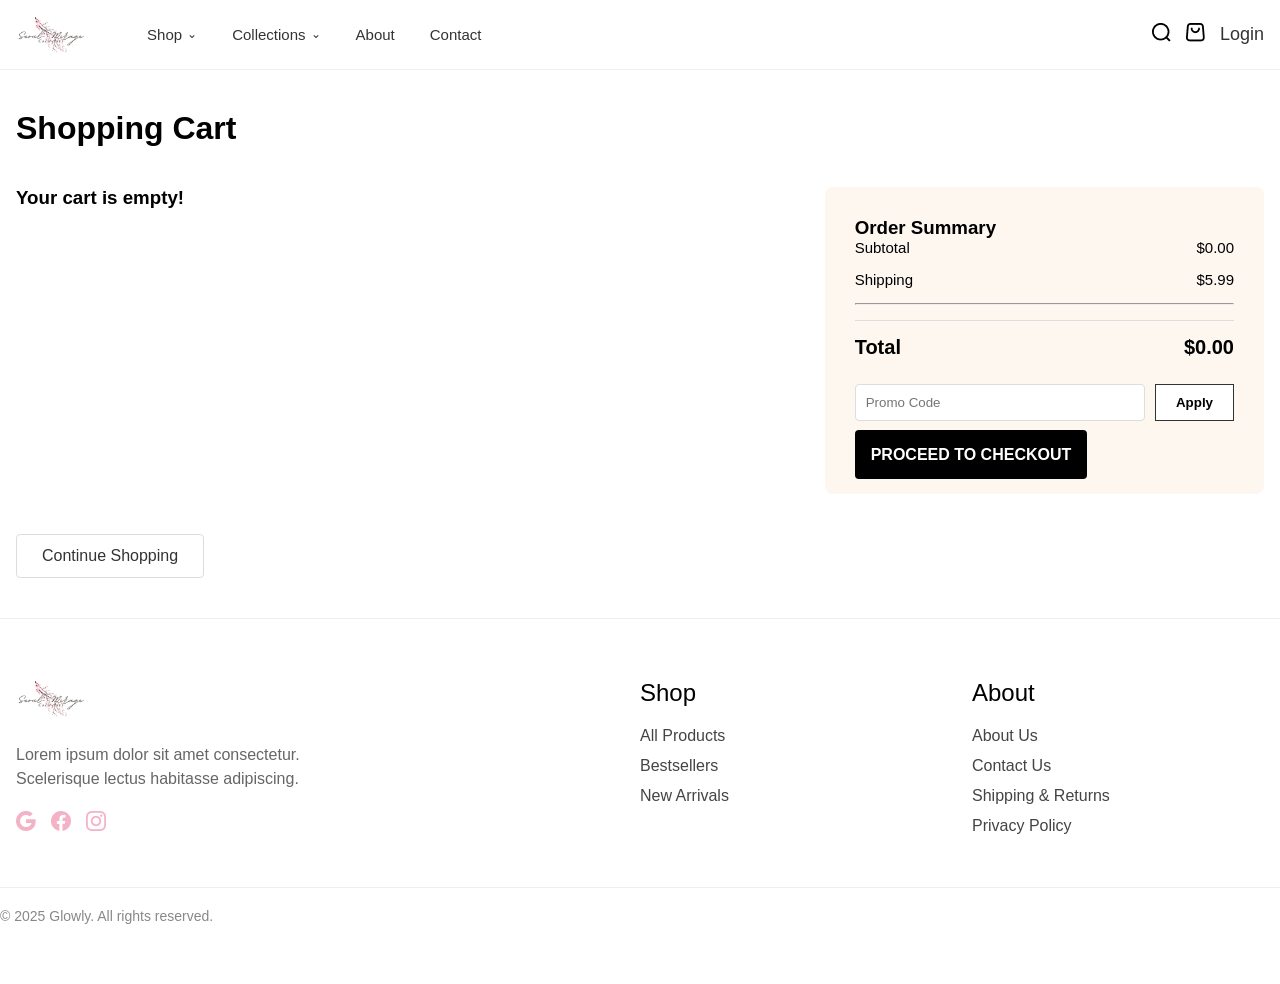
<file: cart.html>
<!doctype html>
<html lang="en">
  <head>
    <meta charset="UTF-8" />
    <meta name="viewport" content="width=device-width, initial-scale=1.0" />
    <title>card</title>
    <link
      rel="stylesheet"
      href="https://cdnjs.cloudflare.com/ajax/libs/font-awesome/6.4.2/css/all.min.css"
    />
    <link rel="stylesheet" href="./css/style.css" />
    <link rel="stylesheet" href="./css/card.css" />
  </head>
  <body>
    <!-- nav section.  -->
    <div id="navbar-placeholder"></div>
    <div class="sub-container">
      <h1 class="cart-title">Shopping Cart</h1>

      <div class="cart-wrapper">
        <div class="cart-items-container" id="cart-items-list"></div>

        <div class="order-summary">
          <h3>Order Summary</h3>
          <div class="summary-row">
            <span>Subtotal</span>
            <span id="subtotal-amount">$0.00</span>
          </div>
          <div class="summary-row">
            <span>Shipping</span>
            <span>$5.99</span>
          </div>
          <hr />
          <div class="summary-row total-row">
            <span>Total</span>
            <span id="total-price">$0.00</span>
          </div>

          <div class="promo-section">
            <input type="text" placeholder="Promo Code" class="promo-input" />
            <button class="apply-btn">Apply</button>
          </div>

          <a href="/checkout.html" class="checkout-btn">Proceed to Checkout</a>
        </div>
      </div>

      <a href="shop.html" class="continue-shopping">Continue Shopping</a>
    </div>

    <div id="footer-placeholder"></div>

    <script src="./js/config.js"></script>
    <script src="./js/app.js"></script>
    <script src="./js/loadLayout.js"></script>
    <script src="./js/auth.js"></script>
    <script src="./js/card.js"></script>
  </body>
</html>
</file>
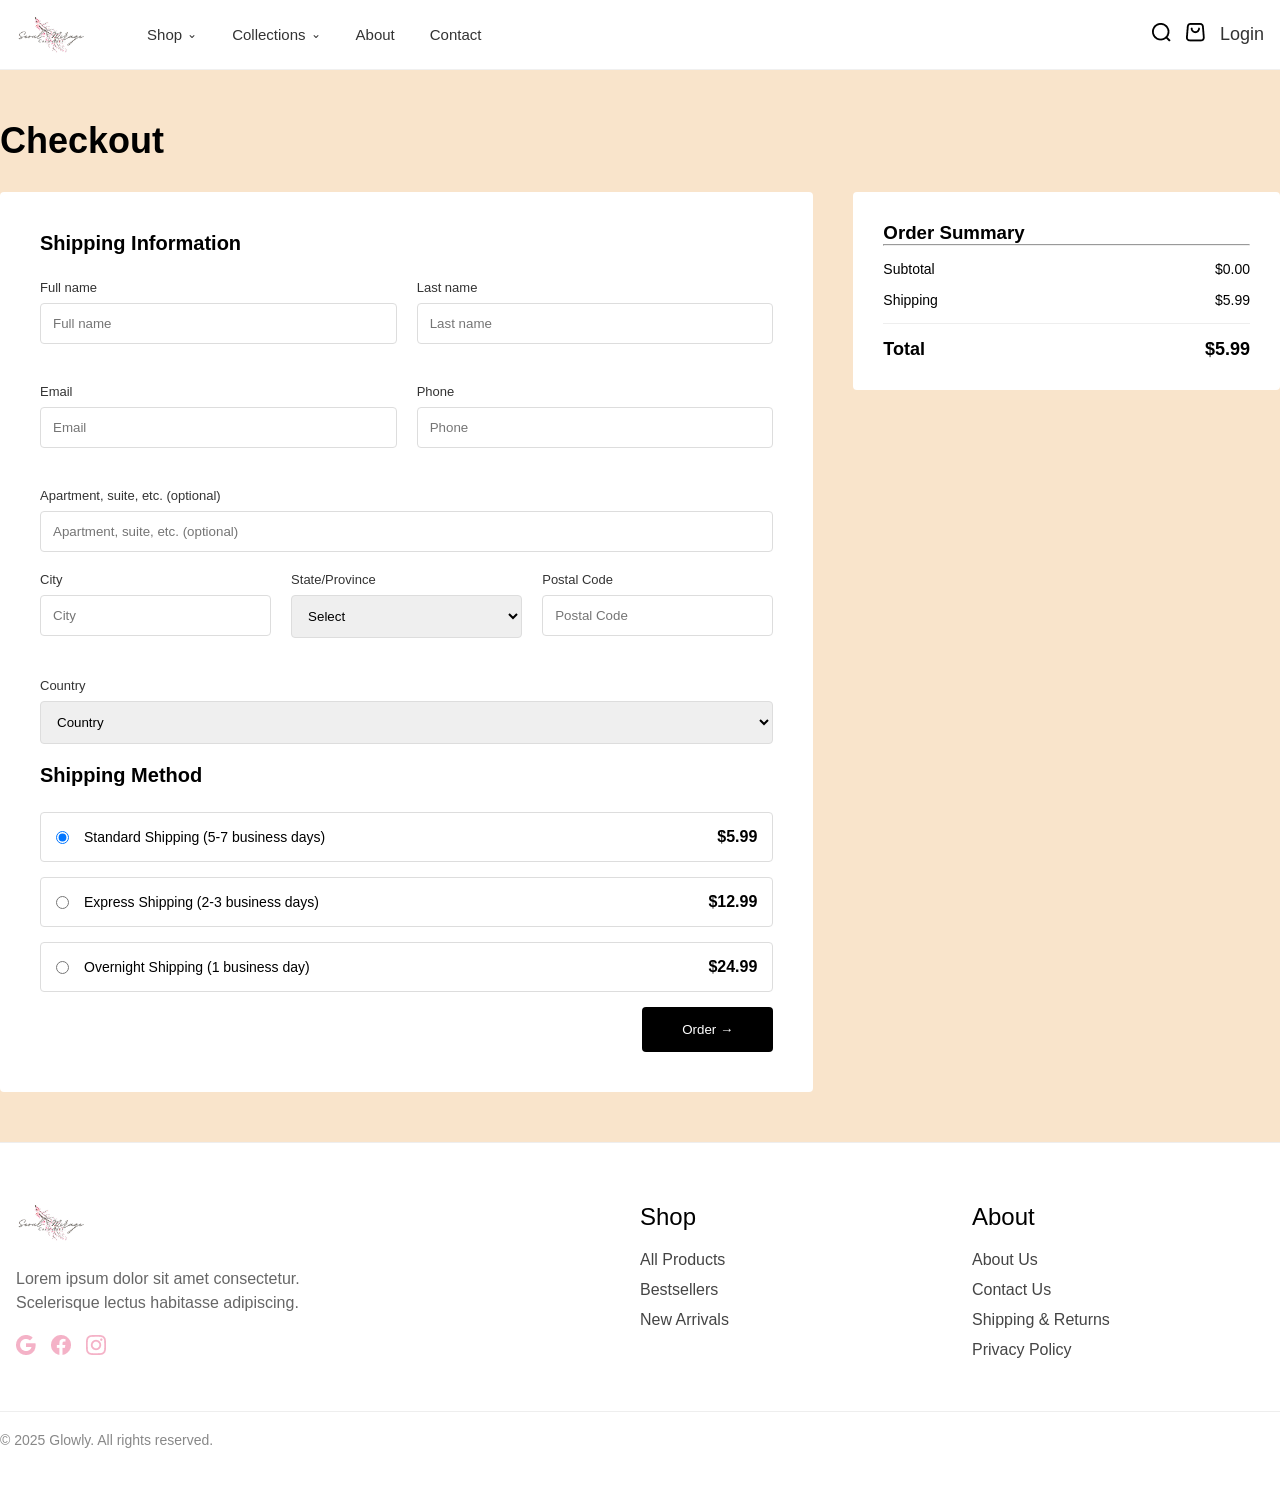
<file: checkout.html>
<!doctype html>
<html lang="en">
  <head>
    <meta charset="UTF-8" />
    <meta name="viewport" content="width=device-width, initial-scale=1.0" />
    <title>checkout</title>
    <link rel="stylesheet" href="./css/style.css" />
    <link rel="stylesheet" href="./css/checkout.css">
  </head>
  <body>
    <!-- nav section.  -->
    <div id="navbar-placeholder"></div>
    <div class="checkout-container sub-container">
      <h1 class="page-title">Checkout</h1>

      <div class="checkout-wrapper">
        <div class="shipping-section">
          <h3>Shipping Information</h3>
          <form id="checkout-form">
            <div class="form-row">
              <div class="form-group">
                <label>Full name</label>
                <input type="text" placeholder="Full name" required />
              </div>
              <div class="form-group">
                <label>Last name</label>
                <input type="text" placeholder="Last name" required />
              </div>
            </div>

            <div class="form-row">
              <div class="form-group">
                <label>Email</label>
                <input type="email" placeholder="Email" required />
              </div>
              <div class="form-group">
                <label>Phone</label>
                <input type="tel" placeholder="Phone" required />
              </div>
            </div>

            <div class="form-group">
              <label>Apartment, suite, etc. (optional)</label>
              <input
                type="text"
                placeholder="Apartment, suite, etc. (optional)"
              />
            </div>

            <div class="form-row city-row">
              <div class="form-group">
                <label>City</label>
                <input type="text" placeholder="City" required />
              </div>
              <div class="form-group">
                <label>State/Province</label>
                <select required>
                  <option value="">Select</option>
                  <option value="dhaka">Dhaka</option>
                </select>
              </div>
              <div class="form-group">
                <label>Postal Code</label>
                <input type="text" placeholder="Postal Code" required />
              </div>
            </div>

            <div class="form-group">
              <label>Country</label>
              <select required>
                <option value="bd">Country</option>
              </select>
            </div>

            <div class="shipping-method-section">
              <h3>Shipping Method</h3>
              <label class="method-card">
                <input type="radio" name="shipping" value="5.99" checked />
                <span class="method-info"
                  >Standard Shipping (5-7 business days)</span
                >
                <span class="method-price">$5.99</span>
              </label>
              <label class="method-card">
                <input type="radio" name="shipping" value="12.99" />
                <span class="method-info"
                  >Express Shipping (2-3 business days)</span
                >
                <span class="method-price">$12.99</span>
              </label>
              <label class="method-card">
                <input type="radio" name="shipping" value="24.99" />
                <span class="method-info"
                  >Overnight Shipping (1 business day)</span
                >
                <span class="method-price">$24.99</span>
              </label>
            </div>

            <div class="form-actions">
              <button type="submit" class="payment-btn">Order &rarr;</button>
            </div>
          </form>
        </div>

        <div class="checkout-summary">
          <h3>Order Summary</h3>
          <div id="checkout-items-list"></div>
          <hr />
          <div class="summary-totals">
            <div class="summary-line">
              <span>Subtotal</span>
              <span id="summary-subtotal">$0.00</span>
            </div>
            <div class="summary-line">
              <span>Shipping</span>
              <span id="summary-shipping">$5.99</span>
            </div>
            <div class="summary-line total-line">
              <span>Total</span>
              <span id="summary-total">$0.00</span>
            </div>
          </div>
        </div>
      </div>
    </div>
    <div id="footer-placeholder"></div>

    <script src="./js/config.js"></script>
    <script src="./js/app.js"></script>
    <script src="./js/loadLayout.js"></script>
    <script src="./js/auth.js"></script>
    <script src="./js/checkout.js"></script>
  </body>
</html>
</file>
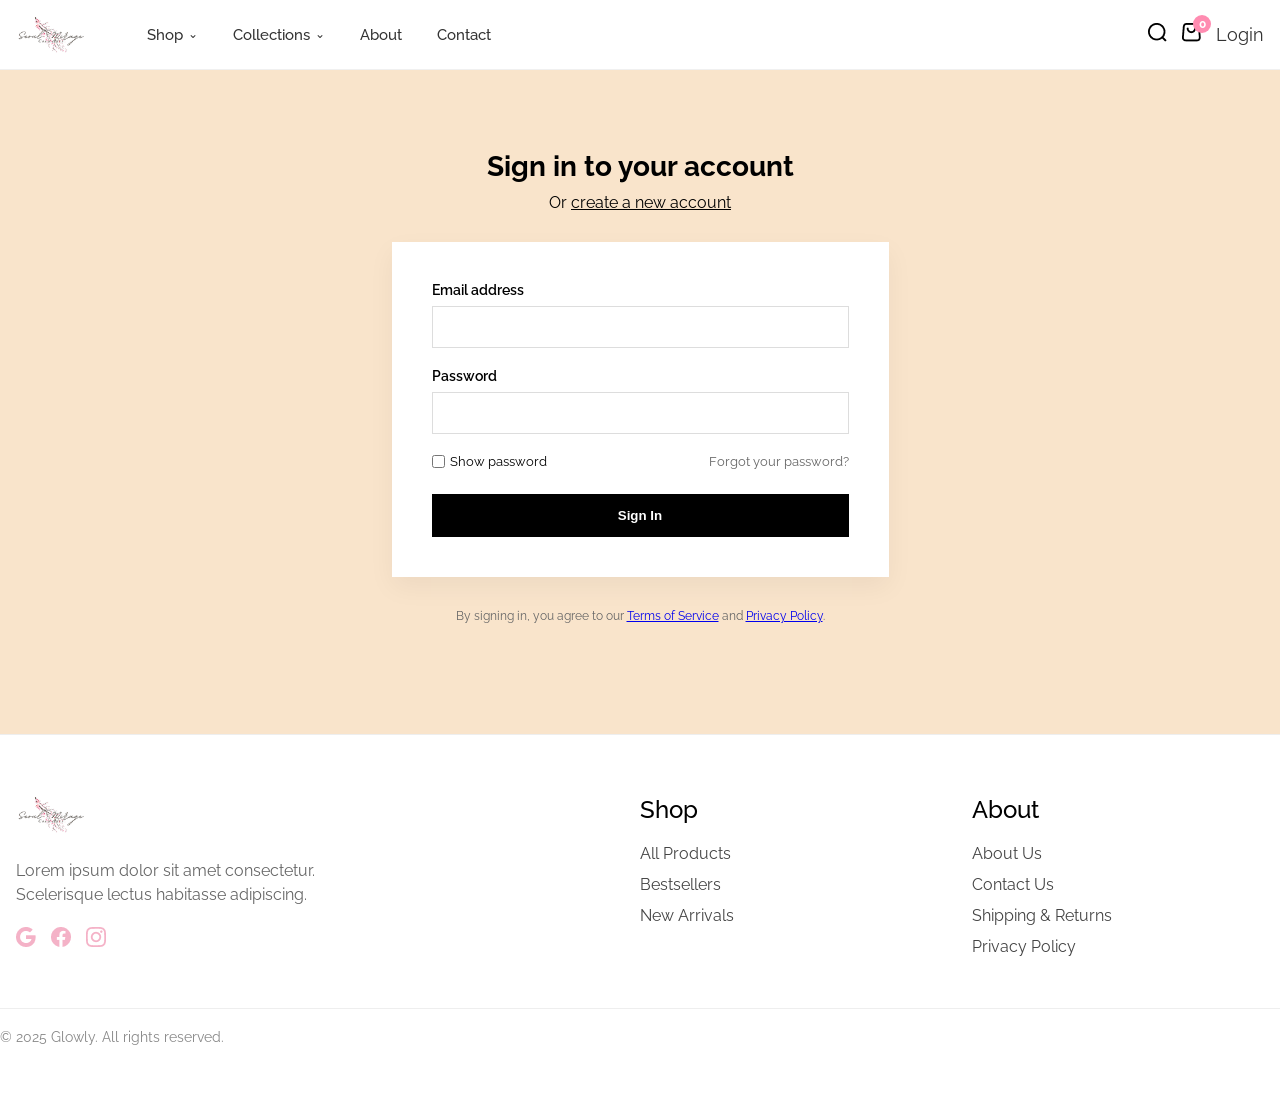
<file: dashboard.html>
<!doctype html>
<html lang="en">
  <head>
    <meta charset="UTF-8" />
    <meta name="viewport" content="width=device-width, initial-scale=1.0" />
    <title>Seoul Mirage - Admin Dashboard</title>
    <link
      href="https://fonts.googleapis.com/css2?family=Raleway:wght@300;400;600;700&display=swap"
      rel="stylesheet"
    />
    <link rel="stylesheet" href="./css/dashboard.css" />
  </head>
  <body>
    <!-- ================= Sidebar ================= -->
    <div class="sidebar">
      <div class="sidebar-header">
        <a id="glowly" href="/">Glowly</a>
      </div>
      <ul class="nav-list">
        <li>
          <div class="nav-item active" onclick="loadView('overview', this)">
            Overview
          </div>
        </li>
        <li>
          <div class="nav-item" onclick="loadView('add-category', this)">
            Add Category
          </div>
        </li>
        <li>
          <div class="nav-item" onclick="loadView('add-product', this)">
            Add Product
          </div>
        </li>
        <!-- <li>
          <div class="nav-item" onclick="loadView('all-products', this)">
            All Products
          </div>
        </li> -->
        <li>
          <div class="nav-item" onclick="loadView('all-orders', this)">
            All Orders
          </div>
        </li>
      </ul>
    </div>

    <!-- ================= Main Content ================= -->
    <div class="main-content">
      <div id="dashboard-view" class="view-container"></div>
    </div>

    <script src="./js/dashboard.js"></script>
  </body>
</html>
</file>
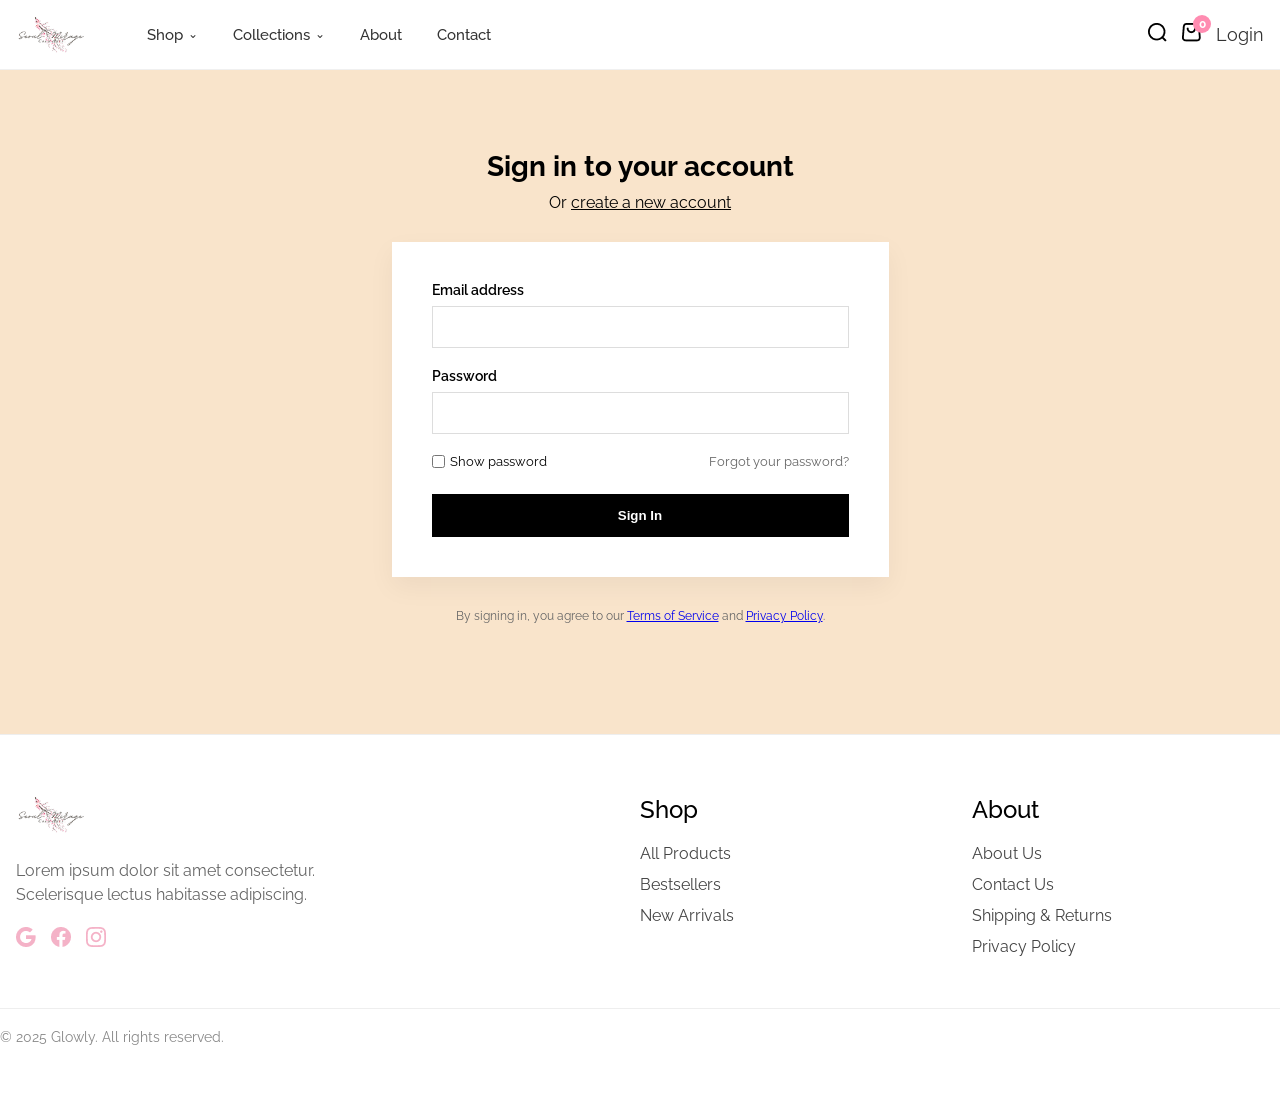
<file: login.html>
<!doctype html>
<html lang="en">
  <head>
    <meta charset="UTF-8" />
    <meta name="viewport" content="width=device-width, initial-scale=1.0" />
    <link rel="preconnect" href="https://fonts.googleapis.com" />
    <link rel="preconnect" href="https://fonts.gstatic.com" crossorigin />
    <link
      href="https://fonts.googleapis.com/css2?family=Raleway:ital,wght@0,100..900;1,100..900&display=swap"
      rel="stylesheet"
    />
    <title>Sign In - Seoul Mirage</title>
    <link rel="stylesheet" href="./css/style.css" />
    <link rel="stylesheet" href="./css/login.css" />
  </head>
  <body>
    <!-- nav section.  -->
    <div id="navbar-placeholder"></div>
    <section class="auth-section">
      <div class="auth-header">
        <h1>Sign in to your account</h1>
        <p>Or <a href="/register.html">create a new account</a></p>
      </div>

      <div class="auth-card">
        <form id="login-form">
          <div class="form-group">
            <label for="email">Email address</label>
            <input type="email" id="email" required />
          </div>

          <div class="form-group">
            <label for="password">Password</label>
            <input type="password" id="password" required />
          </div>

          <div class="form-options">
            <div class="checkbox-group">
              <input type="checkbox" id="show-password" />
              <label for="show-password">Show password</label>
            </div>
            <a href="#" class="forgot-pass">Forgot your password?</a>
          </div>

          <button type="submit" class="sign-in-btn">Sign In</button>
        </form>
      </div>

      <div class="auth-footer">
        By signing in, you agree to our <a href="#">Terms of Service</a> and
        <a href="#">Privacy Policy</a>.
      </div>
    </section>

    <div id="footer-placeholder"></div>

    <!-- <script>
      document
        .getElementById("login-form")
        .addEventListener("submit", async function (e) {
          e.preventDefault();

          const email = document.getElementById("email").value.trim();
          const password = document.getElementById("password").value;

          try {
            const response = await fetch(
              "https://glowly-server.vercel.app/api/auth/login",
              {
                method: "POST",
                credentials: "include",
                headers: {
                  "Content-Type": "application/json",
                },
                body: JSON.stringify({ email, password }),
              },
            );

            const data = await response.json();

            if (!response.ok) {
              alert(data.message || "Login failed!");
              return;
            }

            if (data.success) {
              console.log(data.data)
              setAuthState(data.data);

              alert("Login successful!");

              setTimeout(() => {
                window.location.href = "index.html";
              }, 200);
            }
          } catch (error) {
            console.error("Login error:", error);
            alert("Something went wrong!");
          }
        });

      // Show password toggle
      document
        .getElementById("show-password")
        .addEventListener("change", function () {
          const passInput = document.getElementById("password");
          passInput.type = this.checked ? "text" : "password";
        });
    </script> -->

    <script>
      document
        .getElementById("login-form")
        .addEventListener("submit", async function (e) {
          e.preventDefault();

          const email = document.getElementById("email").value.trim();
          const password = document.getElementById("password").value;

          try {
            const response = await fetch(
              `https://glowly-server.vercel.app/api/auth/login`,
              {
                method: "POST",
                credentials: "include",
                headers: {
                  "Content-Type": "application/json",
                },
                body: JSON.stringify({ email, password }),
              },
            );

            const data = await response.json();

            if (!response.ok) {
              alert(data.message || "Login failed!");
              return;
            }

            if (data.success) {
              const user = data.data;

              // localStorage এ save
              localStorage.setItem("user", JSON.stringify(user));

              //  global state update (auth.js থাকলে)
              if (typeof setAuthState === "function") {
                setAuthState(user);
              }

              // ===========================
              //  ROLE BASED REDIRECT
              // ===========================
              if (user.role === "admin") {
                window.location.href = "dashboard.html";
              } else {
                window.location.href = "index.html";
              }
            }
          } catch (error) {
            console.error("Login error:", error);
            alert("Something went wrong!");
          }
        });
    </script>

    <script src="./js/config.js"></script>
    <script src="./js/loadLayout.js"></script>
    <script src="./js/auth.js"></script>
  </body>
</html>
</file>
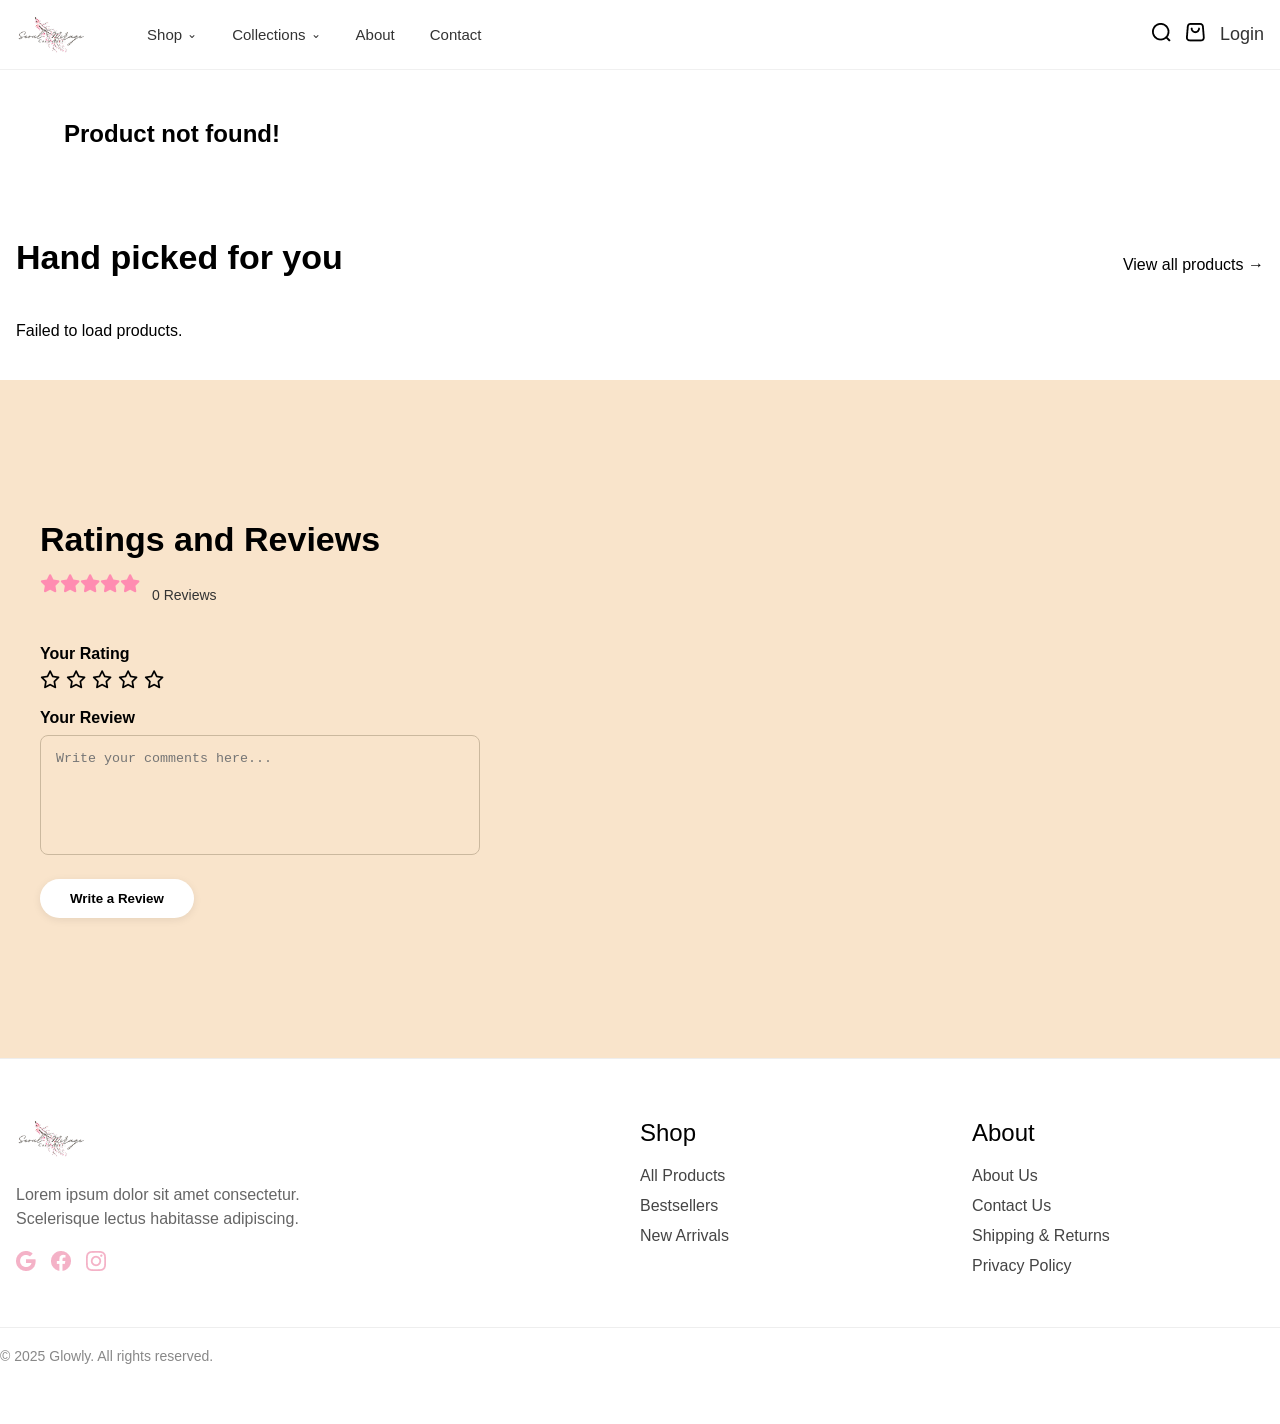
<file: product-details.html>
<!doctype html>
<html lang="en">
  <head>
    <meta charset="UTF-8" />
    <meta name="viewport" content="width=device-width, initial-scale=1.0" />
    <title>Product Details - Seoul Mirage</title>
    <link
      rel="stylesheet"
      href="https://cdnjs.cloudflare.com/ajax/libs/font-awesome/6.5.1/css/all.min.css"
    />
    <link rel="stylesheet" href="css/style.css" />
    <link rel="stylesheet" href="css/details.css" />
  </head>
  <body>
    <!-- nav section.  -->
    <div id="navbar-placeholder"></div>
    <div class="container">
      <div class="product-details-wrapper" id="product-details">
        <p>Loading product details...</p>
      </div>
    </div>

    <!-- related products  -->
    <section class="global-container">
      <div class="sub-container">
        <div class="section-header">
          <h2 class="section-title">Hand picked for you</h2>
          <a href="shop.html" class="view-all"
            >View all products <span>&rarr;</span></a
          >
        </div>

        <div id="related-products" class="product-grid"></div>
      </div>
    </section>

    <!-- review html  -->
    <section class="reviews-section sub-container">
      <div class="reviews-wrapper">
        <div class="review-form-container">
          <h2 class="section-title">Ratings and Reviews</h2>
          <div class="overall-rating">
            <div class="stars" id="avg-stars">
              <i class="fa-solid fa-star"></i><i class="fa-solid fa-star"></i
              ><i class="fa-solid fa-star"></i><i class="fa-solid fa-star"></i
              ><i class="fa-solid fa-star"></i>
            </div>
            <span class="review-count">0 Reviews</span>
          </div>

          <form id="review-submit-form">
            <label>Your Rating</label>
            <div class="star-rating" id="star-input">
              <i class="fa-regular fa-star" data-value="1"></i>
              <i class="fa-regular fa-star" data-value="2"></i>
              <i class="fa-regular fa-star" data-value="3"></i>
              <i class="fa-regular fa-star" data-value="4"></i>
              <i class="fa-regular fa-star" data-value="5"></i>
            </div>
            <label>Your Review</label>
            <textarea
              id="review-comment"
              placeholder="Write your comments here..."
              required
            ></textarea>
            <button type="submit" class="write-review-btn">
              Write a Review
            </button>
          </form>
        </div>

        <div class="reviews-list" id="reviews-display-list"></div>
      </div>
    </section>

    <div id="footer-placeholder"></div>
    <script src="./js/config.js"></script>
    <script src="./js/auth.js"></script>
    <script src="./js/loadLayout.js"></script>
    <script src="./js/app.js"></script>
    <script src="./js/details.js"></script>
  </body>
</html>
</file>
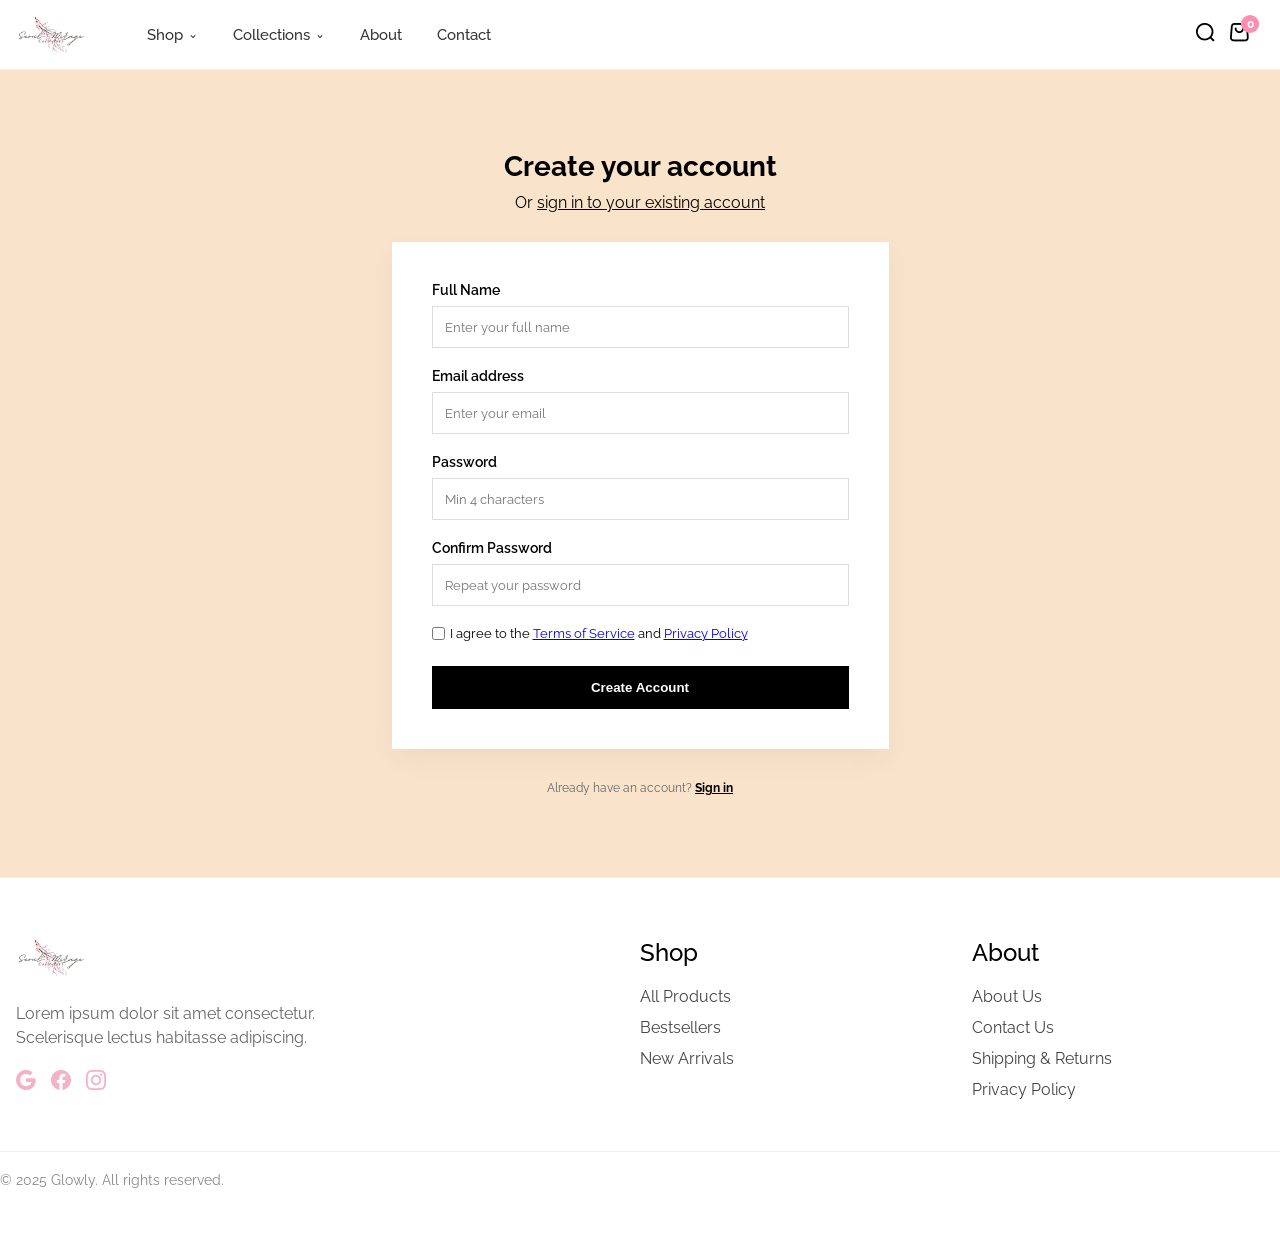
<file: register.html>
<!doctype html>
<html lang="en">
  <head>
    <meta charset="UTF-8" />
    <meta name="viewport" content="width=device-width, initial-scale=1.0" />
    <link rel="preconnect" href="https://fonts.googleapis.com" />
    <link rel="preconnect" href="https://fonts.gstatic.com" crossorigin />
    <link
      href="https://fonts.googleapis.com/css2?family=Raleway:wght@100..900&display=swap"
      rel="stylesheet"
    />
    <title>Create Account - Seoul Mirage</title>
    <link rel="stylesheet" href="./css/style.css" />
    <link rel="stylesheet" href="./css//login.css" />
  </head>
  <body>
    <div id="navbar-placeholder"></div>

    <section class="auth-section">
      <div class="auth-header">
        <h1>Create your account</h1>
        <p>Or <a href="login.html">sign in to your existing account</a></p>
      </div>

      <div class="auth-card">
        <form id="register-form">
          <div class="form-group">
            <label for="fullname">Full Name</label>
            <input
              type="text"
              id="fullname"
              placeholder="Enter your full name"
              required
            />
          </div>

          <div class="form-group">
            <label for="email">Email address</label>
            <input
              type="email"
              id="email"
              placeholder="Enter your email"
              required
            />
          </div>

          <div class="form-group">
            <label for="password">Password</label>
            <input
              type="password"
              id="password"
              placeholder="Min 4 characters"
              required
            />
          </div>

          <div class="form-group">
            <label for="confirm-password">Confirm Password</label>
            <input
              type="password"
              id="confirm-password"
              placeholder="Repeat your password"
              required
            />
          </div>

          <div class="form-options">
            <div class="checkbox-group">
              <input type="checkbox" id="terms" required />
              <label for="terms"
                >I agree to the <a href="#">Terms of Service</a> and
                <a href="#">Privacy Policy</a></label
              >
            </div>
          </div>

          <button type="submit" class="sign-in-btn">Create Account</button>
        </form>
      </div>

      <div class="auth-footer">
        Already have an account?
        <a href="login.html" style="font-weight: 700; color: #000">Sign in</a>
      </div>
    </section>

    <div id="footer-placeholder"></div>

    <script src="./js/config.js"></script>
    <script src="./js/loadLayout.js"></script>
    <script>
      document
        .getElementById("register-form")
        .addEventListener("submit", async function (e) {
          e.preventDefault();

          const name = document.getElementById("fullname").value.trim();
          const email = document.getElementById("email").value.trim();
          const password = document.getElementById("password").value;
          const confirmPassword =
            document.getElementById("confirm-password").value;

          if (password !== confirmPassword) {
            alert("Passwords do not match!");
            return;
          }

          if (password.length < 4) {
            alert("Password must be at least 4 characters!");
            return;
          }

          try {
            const response = await fetch(
              `https://glowly-server.vercel.app/api/auth/register`,
              {
                method: "POST",
                credentials: "include",
                headers: {
                  "Content-Type": "application/json", // এই লাইনটি অবশ্যই লাগবে
                },
                body: JSON.stringify({
                  name,
                  email,
                  password,
                }),
              },
            );

            const data = await response.json();

            if (!response.ok) {
              alert(data.message || "Registration failed");
              return;
            }

            alert("Registration successful!");
            window.location.href = "index.html"; // অথবা তোমার হোম পেজের নাম
          } catch (error) {
            console.error("Register error:", error);
            alert("Something went wrong! Check Console.");
          }
        });
    </script>
  </body>
</html>
</file>
<file: css/style.css>
:root {
  --primary-color: #000000;
  --secondary-color: #ffffff;
  --text-muted: #555555;
  --font-main: "Raleway", sans-serif;
  --font-secondary: "Inter", sans-serif;
  --section-padding: 80px;
}

* {
  margin: 0;
  padding: 0;
  box-sizing: border-box;
}

body {
  font-family: var(--font-secondary);
  color: var(--primary-color);
}

/* (Typography) */

/* Section Title Style */
.section-title {
  font-family: var(--font-main);
  font-size: 24px;
  font-weight: 500;
  color: var(--primary-color);
  margin-bottom: 20px;
}

/* Meaningful name for description text: Content Text */
.content-text {
  font-size: 18px;
  font-weight: 500;
  line-height: 1.6;
  color: var(--text-muted);
}

/* (Buttons) */

/* Global Button - Solid White */
.btn-global {
  display: inline-block;
  padding: 16px 32px;
  font-size: 16px;
  font-weight: 500;
  line-height: 1.2;
  background-color: var(--secondary-color);
  color: var(--primary-color);
  border: none;
  border-radius: 100px;
  cursor: pointer;
  text-decoration: none;
  transition: 0.3s;
}

/* Global Button - Transparent  */
.btn-outline {
  display: inline-block;
  padding: 16px 32px;
  font-size: 16px;
  font-weight: 500;
  line-height: 1.2;
  background-color: transparent;
  color: var(--secondary-color);
  border: 1px solid var(--secondary-color);
  border-radius: 100px;
  cursor: pointer;
  text-decoration: none;
  transition: 0.3s;
}

.btn-global:hover,
.btn-outline:hover {
  opacity: 0.8;
}

/* =============================(Product Card)====================== */

.product-card {
  width: 312px;
  height: auto;
  display: flex;
  flex-direction: column;
  gap: 12px;
}

.product-card .card-image {
  width: 312px;
  height: 312px;
  object-fit: cover;
}

.card-content {
  display: flex;
  flex-direction: column;
  gap: 6px;
}

/* Category */
.card-category {
  font-size: 16px;
  line-height: 1.2;
  color: var(--text-muted);
}

/* Title */
.card-title {
  font-weight: 600;
  font-size: 20px;
  line-height: 1.2;
  color: var(--primary-color);
}

/* Price */
.card-price {
  font-weight: 700;
  font-size: 40px;
  line-height: 1.2;
  color: var(--primary-color);
}
/* 
/* Rating Star */
.rating-container {
  display: flex;
  align-items: center;
  gap: 4px;
  font-size: 14px;
  font-weight: 500;
  color: #ffb800;
}

/* container section  */

.global-container {
  width: 100%;
  padding-top: 40px;
  padding-bottom: 40px;
}

.sub-container {
  width: 100%;
  margin-left: auto;
  margin-right: auto;
  padding-left: 16px;
  padding-right: 16px;
}

/* (Tablets - 640px and up) */
@media (min-width: 640px) {
  .sub-container {
    max-width: 600px;
  }
}

/* (Laptops - 1024px and up) */
@media (min-width: 1024px) {
  .sub-container {
    max-width: 960px;
  }
}

/* (Extra Large - 1280px and up) */

@media (min-width: 1280px) {
  .sub-container {
    max-width: 1400px;
  }
}

/*======================== navber style ============================ */
.nav-container {
  width: 100%;
  margin: auto;
}
.navbar {
  width: 100%;
  height: 70px;
  background-color: #ffffff;
  display: flex;
  align-items: center;
  border-bottom: 1px solid #f0f0f0;
  position: sticky;
  top: 0;
  z-index: 1000;
}

.nav-wrapper {
  display: flex;
  justify-content: space-between;
  align-items: center;
}

.nav-left {
  display: flex;
  align-items: center;
  gap: 60px;
}

.logo img {
  height: 40px;
  display: block;
}

.nav-links {
  display: flex;
  list-style: none;
  gap: 35px;
}

.nav-links li a {
  text-decoration: none;
  font-family: "Raleway", sans-serif;
  font-size: 15px;
  font-weight: 500;
  color: #333333;
  display: flex;
  align-items: center;
  gap: 5px;
  transition: 0.3s;
}

.nav-links li a:hover {
  color: #000000;
}

.arrow {
  font-size: 12px;
  margin-top: -2px;
}

/* icon */
.nav-right {
  display: flex;
  align-items: center;
  gap: 15px;
}

.nav-right a {
  text-decoration: none;
  color: #333333;
  font-size: 18px;
  transition: 0.3s;
}

.nav-right a:hover {
  color: #000000;
}

@media (max-width: 992px) {
  .nav-links {
    display: none;
  }
}

/*======================== hero style ============================ */

.hero-section {
  width: 100%;
 
  height: 997px;
  background-image: url("../asssts/hero.png");
  background-size: cover;
  background-position: center;
  background-repeat: no-repeat;
  position: relative;
  margin: 0 auto;
}

.hero-overlay {
  width: 100%;
  height: 100%;
  background: rgba(0, 0, 0, 0.3);
  display: flex;
  align-items: center;
}

.container {
  width: 90%;
  max-width: 1200px;
  margin: 0 auto;
}

.hero-content {
  max-width: 800px;
}

.hero-title {
  font-family: var(--font-main);
  font-size: 60px;
  font-weight: 700;
  color: var(--secondary-color);
  line-height: 1.1;
  margin-bottom: 24px;
}

.hero-description {
  font-size: 24px;
  font-weight: 600;
  color: var(--secondary-color);
  line-height: 1.4;
  margin-bottom: 40px;
  max-width: 600px;
}

.hero-btns {
  display: flex;
  gap: 20px;
}

/* --- Responsive Media Queries --- */

/*  (Max 1024px) */
@media (max-width: 1024px) {
  .hero-section {
    height: 700px;
  }
  .hero-title {
    font-size: 48px;
  }
  .hero-description {
    font-size: 20px;
  }
}

/* (Max 768px) */
@media (max-width: 768px) {
  .hero-section {
    height: 100vh;
    background-position: 70%;
  }

  .hero-content {
    text-align: center;
    margin: 0 auto;
  }

  .hero-title {
    font-size: 36px;
    margin-bottom: 16px;
  }

  .hero-description {
    font-size: 18px;
    margin-bottom: 30px;
    max-width: 100%;
  }

  .hero-btns {
    justify-content: center;
    flex-direction: column;
    gap: 12px;
  }
}

/*========================  topsalling product ============================ */

.section-header {
  display: flex;
  justify-content: space-between;
  align-items: center;
  margin-bottom: 30px;
}

.view-all {
  text-decoration: none;
  font-family: var(--font-main);
  color: var(--primary-color);
  font-size: 16px;
  font-weight: 500;
}

.product-grid {
  display: grid;

  grid-template-columns: repeat(4, 1fr);
  gap: 24px;
}

.image-wrapper {
  position: relative;
  overflow: hidden;
}

.add-to-cart-btn {
  position: absolute;
  bottom: 20px;
  left: 50%;
  transform: translateX(-50%) translateY(100px);
  background: var(--secondary-color);
  color: var(--primary-color);
  padding: 10px 20px;
  border: none;
  border-radius: 4px;
  font-weight: 600;
  display: flex;
  align-items: center;
  gap: 8px;
  cursor: pointer;
  transition: 0.4s ease;
  white-space: nowrap;
}

.product-card:hover .add-to-cart-btn {
  transform: translateX(-50%) translateY(0);
}

@media (max-width: 1280px) {
  .product-grid {
    grid-template-columns: repeat(3, 1fr);
  }
}

@media (max-width: 1024px) {
  .product-grid {
    grid-template-columns: repeat(2, 1fr);
  }
}

@media (max-width: 640px) {
  .product-grid {
    grid-template-columns: 1fr;
    justify-items: center;
  }
  .product-card {
    width: 100%;
  }
  .product-card .card-image {
    width: 100%;
  }
}

/*===================== category card ======================== */

/* Category Section Background */
.category-section {
  background-color: #f8f5f5;
  padding: 60px 0;
}

.category-grid {
  display: grid;
  /* Automatically wraps items when they hit 280px minimum width */
  grid-template-columns: repeat(auto-fit, minmax(280px, 1fr));
  gap: 24px;
  margin-top: 30px;
}

/* Card Container - Border Radius Removed */
.category-card {
  position: relative;
  aspect-ratio: 1 / 1.1;
  border-radius: 0; /* No rounding on corners */
  overflow: hidden;
  cursor: pointer;
  box-shadow: 0 4px 12px rgba(0, 0, 0, 0.05);
}

/* Image Styling - Border Radius Removed */
.category-card img {
  width: 100%;
  height: 100%;
  border-radius: 0; /* Ensures image corners are sharp */
  object-fit: cover;
  transition: transform 0.6s cubic-bezier(0.25, 0.46, 0.45, 0.94);
}

.category-card:hover img {
  transform: scale(1.08);
}

/* Dark Overlay */
.category-overlay {
  position: absolute;
  top: 0;
  left: 0;
  width: 100%;
  height: 100%;
  background: linear-gradient(
    to bottom,
    rgba(0, 0, 0, 0.1),
    rgba(0, 0, 0, 0.4)
  );
  display: flex;
  align-items: center;
  justify-content: center;
}

/* Category Title Style */
.category-name {
  color: #ffffff;
  font-weight: 600;
  font-size: 24px;
  letter-spacing: 0.5px;
  text-transform: capitalize;
}

/* Mobile Adjustments */
@media (max-width: 600px) {
  .category-grid {
    grid-template-columns: repeat(auto-fit, minmax(160px, 1fr));
    gap: 12px;
  }
  .category-name {
    font-size: 18px;
  }
}

/*===================== philosophy section ======================== */

.philosophy-section {
  background-color: #f9e4cb;
}

.philosophy-grid {
  display: grid;
  grid-template-columns: 1fr 1fr;

  align-items: stretch;
  gap: 0;
}

/* Left Content Column */
.philosophy-content {
  display: flex;
  flex-direction: column;

  justify-content: center;
  padding: 60px;
  background-color: #f9e4cb;
}

.philosophy-text {
  font-size: 18px;
  line-height: 1.6;
  color: #4a4a4a;
  margin-bottom: 20px;
  max-width: 550px;
}

/* About Us Button */
.about-btn {
  display: inline-block;
  width: fit-content;
  padding: 12px 40px;
  background-color: #ffffff;
  color: #000000;
  text-decoration: none;
  font-weight: 500;
  border-radius: 50px;
  transition: 0.3s;
}

/* Right Image Column */
.philosophy-image {
  width: 100%;
}

.philosophy-image img {
  width: 100%;

  height: 100%;
  display: block;
  object-fit: cover;
  border-radius: 0;
}

@media (max-width: 1024px) {
  .philosophy-grid {
    grid-template-columns: 1fr;
  }
  .philosophy-content {
    padding: 40px 20px;
    text-align: center;
    align-items: center;
  }
  .philosophy-image img {
    height: 400px;
  }
}

/*===================== footer section ======================== */

/* Newsletter Section */
.newsletter-section {
  text-align: center;
  padding: 80px 0;
  background-color: #ffffff;
}

.newsletter-title {
  font-size: 32px;
  font-weight: 600;
  margin-bottom: 15px;
}

.newsletter-desc {
  color: #666;
  margin-bottom: 30px;
  max-width: 600px;
  margin-left: auto;
  margin-right: auto;
}

.newsletter-form {
  display: flex;
  justify-content: center;
  gap: 15px;
  max-width: 500px;
  margin: 0 auto;
}

.newsletter-input {
  flex: 1;
  padding: 12px 20px;
  border: 1px solid #ddd;
  border-radius: 50px;
  outline: none;
}

.subscribe-btn {
  padding: 12px 35px;
  background-color: #f092b0;
  color: white;
  border: none;
  border-radius: 50px;
  cursor: pointer;
  font-weight: 500;
}

/* Footer Section */
.main-footer {
  background-color: #ffffff;
  border-top: 1px solid #eee;
  padding-top: 60px;
}

.footer-grid {
  display: grid;
  grid-template-columns: 2fr 1fr 1fr;
  gap: 40px;
  padding-bottom: 40px;
}

.footer-logo {
  height: 40px;
  margin-bottom: 20px;
}

.brand-text {
  color: #666;
  max-width: 300px;
  line-height: 1.5;
  margin-bottom: 20px;
}

.social-links {
  display: flex;
  gap: 15px;
}

.social-links img {
  width: 20px;
  height: 20px;
  opacity: 0.7;
}

.footer-links h3 {
  font-size: 24px;
  margin-bottom: 20px;
  font-weight: 500;
}

.footer-links ul {
  list-style: none;
  padding: 0;
}

.footer-links ul li {
  margin-bottom: 12px;
}

.footer-links ul li a {
  text-decoration: none;
  color: #444;
  transition: 0.3s;
}

.footer-links ul li a:hover {
  color: #d3a2b0;
}

/* Copyright Bar */
.copyright-bar {
  border-top: 1px solid #eee;
  padding: 20px 0;
  color: #888;
  font-size: 14px;
}

/* Responsive */
@media (max-width: 768px) {
  .footer-grid {
    grid-template-columns: 1fr;
    text-align: center;
  }
  .copyright-bar{
    padding-left: 10px;
   
  }
  .footer-brand,
  .social-links,
  .newsletter-form {
    justify-content: center;
    align-items: center;
    margin: 0 auto;
  }
  .brand-text {
    margin-left: auto;
    margin-right: auto;
  }
  .newsletter-form {
    flex-direction: column;
  }
}

/* ======================================================================================================================  */


.testimonial-section {
  padding: 80px 0;
  text-align: center;
}


.header-content {
  margin-bottom: 50px;
}

.count-text {
  color: #a87e65; 
  font-size: 14px;
  font-weight: 500;
  margin-bottom: 10px;
}

.main-title {
  color: #a87e65; 
  font-size: 32px;
  font-weight: 600;
}


.testimonial-cards {
  display: flex;
  justify-content: center;
  align-items: flex-start;
  gap: 30px; 
  flex-wrap: wrap; 
}


.card {
  flex: 1; 
  min-width: 250px; 
  border-radius: 12px;
  overflow: hidden; 

  display: flex;
  flex-direction: column;
}


.card-active {
  border: 3px solid #6c34e0; 
}

.card-image img,
.card-active img {
  width: 100%;
  height: 100%;
  object-fit: cover; 
}


.card-text {
  background-color: #fff;
  padding: 25px;
  text-align: left; 
  align-self: flex-start;
}

.stars {
  color: #ff8cb1; 
  font-size: 18px;
  margin-bottom: 20px;
}

.quote {
  color: #666; 
  font-size: 14px;
  line-height: 1.6;
  margin-bottom: 25px;
}

.name {
  color: #333; 
  font-size: 14px;
  font-weight: 500;
}


.pagination {
  margin-top: 50px;
  display: flex;
  justify-content: center;
  gap: 10px;
}

.dot {
  width: 10px;
  height: 10px;
  border-radius: 50%;
  background-color: #ddd;
  cursor: pointer;
}

.active-dot {
  background-color: #ff8cb1; 
}


/* navber cart style  */
.cart-icon-wrapper {
    position: relative;
    display: inline-block;
}

.cart-badge {
    position: absolute;
    top: -8px;
    right: -10px;
    background-color: #ff8cb1;
    color: white;
    font-size: 12px;
    font-weight: bold;
    height: 18px;
    width: 18px;
    border-radius: 50%;
    display: flex;
    align-items: center;
    justify-content: center;
}
</file>
<file: css/card.css>
/* --- 1. General Layout --- */
.cart-title {
  font-size: 32px;
  margin: 40px 0;
}

.cart-wrapper {
  display: flex;
  gap: 50px;
  align-items: flex-start;
}

/* --- 2. Left Section: Cart Items --- */
.cart-items-container {
  flex: 2;
}

.cart-item {
  display: flex;
  align-items: center;
  padding: 25px 0;
  border-bottom: 1px solid #eee;
  position: relative;
}

.item-img {
  width: 120px;
  height: 120px;
  object-fit: cover;
  margin-right: 20px;
  border-radius: 4px;
}

.item-details {
  flex: 1;
}

.item-name {
  font-weight: bold;
  font-size: 18px;
  margin-bottom: 5px;
  color: #333;
}

.item-qty-text {
  font-size: 13px;
  color: #888;
  margin-bottom: 15px;
}

/* --- 3. Quantity Button Design --- */
.qty-group {
  display: flex;
  align-items: center;
  gap: 8px;
}

.qty-btn,
.qty-input {
  border: 1.5px solid #a0a0a0;
  border-radius: 8px;
  background: #fff;
  height: 40px; 
  display: flex;
  align-items: center;
  justify-content: center;
  transition: all 0.3s ease;
}

.qty-btn {
  width: 40px;
  cursor: pointer;
  font-size: 18px;
  color: #333;
}

.qty-btn:hover {
  border-color: #000;
  background-color: #f9f9f9;
}

.qty-input {
  width: 45px;
  text-align: center;
  font-size: 15px;
  font-weight: 600;
  outline: none;
  cursor: default;
}

/* --- 4. Pricing and Remove Actions --- */
.item-price {
  font-weight: bold;
  font-size: 18px;
  position: absolute;
  right: 0;
  top: 25px;
}

.remove-btn {
  position: absolute;
  right: 0;
  bottom: 25px;
  cursor: pointer;
  color: #d9534f;
  background: none;
  border: none;
  font-size: 18px;
  transition: transform 0.2s;
}

.remove-btn:hover {
  transform: scale(1.1);
}

/* --- 5. Right Section: Summary --- */
.order-summary {
  flex: 1;
  background: #fdf7f0;
  padding: 30px;
  border-radius: 8px;
  position: sticky;
  top: 20px;
}

.summary-row {
  display: flex;
  justify-content: space-between;
  margin-bottom: 15px;
  font-size: 15px;
}

.total-row {
  font-weight: bold;
  font-size: 20px;
  margin-top: 15px;
  border-top: 1px solid #ddd;
  padding-top: 15px;
}

.promo-section {
  display: flex;
  gap: 10px;
  margin: 25px 0;
}

.promo-input {
  flex: 1;
  padding: 10px;
  border: 1px solid #ddd;
  border-radius: 4px;
  outline: none;
}

.apply-btn {
  padding: 10px 20px;
  border: 1px solid #333;
  background: #fff;
  cursor: pointer;
  font-weight: 600;
}

.checkout-btn {
  width: 100%;
  background: #000;
  color: #fff;
  padding: 16px;
  border: none;
  border-radius: 4px;
  font-weight: bold;
  cursor: pointer;
  text-transform: uppercase;
  text-decoration: none;
}

.continue-shopping {
  display: inline-block;
  margin-top: 40px;
  margin-bottom: 40px;
  padding: 12px 25px;
  border: 1px solid #ddd;
  text-decoration: none;
  color: #333;
  border-radius: 4px;
}

/* --- 6. Full Mobile Responsive --- */

@media (max-width: 992px) {
  .cart-wrapper {
    flex-direction: column;
    gap: 30px;
  }

  .order-summary {
    width: 100%;
    position: static;
  }
}

@media (max-width: 600px) {
  .cart-title {
    font-size: 26px;
    margin: 20px 0;
  }

  .cart-item {
    flex-wrap: wrap;
    align-items: flex-start;
    padding-bottom: 20px;
  }

  .item-img {
    width: 80px;
    height: 80px;
    margin-right: 15px;
  }

  .item-name {
    font-size: 16px;
    padding-right: 60px; 
  }

  .item-price {
    font-size: 16px;
    top: 20px;
  }

  .qty-group {
    margin-top: 10px;
  }

  .remove-btn {
    bottom: 15px;
  }

  .promo-section {
    flex-direction: column;
  }

  .apply-btn {
    width: 100%;
  }
}
</file>
<file: css/checkout.css>
body {
  background-color: #F9E4CB;
} 

.checkout-container {
  padding: 50px 0;
}
.page-title {
  font-size: 36px;
  margin-bottom: 30px;
}

.checkout-wrapper {
  display: flex;
  gap: 40px;
  align-items: flex-start;
}

/* Shipping Form Style */
.shipping-section {
  flex: 2;
  background: #fff;
  padding: 40px;
  border-radius: 4px;
}

.shipping-section h3 {
  margin-bottom: 25px;
  font-size: 20px;
}

.form-row {
  display: flex;
  gap: 20px;
  margin-bottom: 20px;
}
.form-group {
  flex: 1;
  margin-bottom: 20px;
}
.form-group label {
  display: block;
  font-size: 13px;
  margin-bottom: 8px;
  color: #333;
}

.form-group input,
.form-group select {
  width: 100%;
  padding: 12px;
  border: 1px solid #ddd;
  border-radius: 4px;
  outline: none;
}

/* Shipping Method Cards */
.method-card {
  display: flex;
  align-items: center;
  padding: 15px;
  border: 1px solid #ddd;
  border-radius: 4px;
  margin-bottom: 15px;
  cursor: pointer;
}

.method-info {
  flex: 1;
  margin-left: 15px;
  font-size: 14px;
}
.method-price {
  font-weight: bold;
}

.payment-btn {
  background: #000;
  color: #fff;
  padding: 15px 40px;
  border: none;
  cursor: pointer;
  float: right;
  border-radius: 4px;
}

/* Right Summary Section */
.checkout-summary {
  flex: 1;
  background: #fff;
  padding: 30px;
  border-radius: 4px;
}

.summary-item {
  display: flex;
  gap: 15px;
  margin-bottom: 20px;
  align-items: center;
}

.sum-img {
  width: 60px;
  height: 60px;
  object-fit: cover;
  border-radius: 4px;
}
.sum-details {
  flex: 1;
}
.sum-name {
  font-weight: bold;
  font-size: 14px;
}
.sum-qty {
  font-size: 12px;
  color: #777;
}
.sum-price {
  font-weight: bold;
}

.summary-line {
  display: flex;
  justify-content: space-between;
  margin-top: 15px;
  font-size: 14px;
}
.total-line {
  font-weight: bold;
  font-size: 18px;
  border-top: 1px solid #eee;
  padding-top: 15px;
}

/* Mobile Responsive */
@media (max-width: 992px) {
  .checkout-wrapper {
    flex-direction: column-reverse;
  }
  .shipping-section,
  .checkout-summary {
    width: 100%;
  }
}
</file>
<file: css/dashboard.css>
* {
  margin: 0;
  padding: 0;
  box-sizing: border-box;
  font-family: "Raleway", sans-serif;
}

:root {
  --sidebar-width: 260px;
  --primary-dark: #1a1a2e;
  --sidebar-bg: #16213e;
  --accent-color: #e94560;
  --bg-light: #f4f7f6;
  --text-light: #ecf0f1;
}

body {
  display: flex;
  background-color: var(--bg-light);
}

/* --- Sidebar --- */
.sidebar {
  width: var(--sidebar-width);
  height: 100vh;
  background-color: var(--sidebar-bg);
  color: var(--text-light);
  position: fixed;
  z-index: 1000;
  box-shadow: 4px 0 10px rgba(0, 0, 0, 0.1);
}

.sidebar-header {
  padding: 25px;
  text-align: center;
  font-size: 1.4rem;
  font-weight: 700;
  letter-spacing: 1px;
  border-bottom: 1px solid rgba(255, 255, 255, 0.1);
}

.nav-list {
  list-style: none;
  margin-top: 20px;
}

.nav-item {
  padding: 15px 25px;
  display: block;
  color: #95a5a6;
  text-decoration: none;
  transition: all 0.3s;
  cursor: pointer;
  border-left: 4px solid transparent;
  font-weight: 500;
}

.nav-item:hover,
.nav-item.active {
  color: var(--text-light);
  background-color: rgba(255, 255, 255, 0.05);
  border-left: 4px solid var(--accent-color);
}

.logout-btn {
  background: none;
  border: none;
  text-align: left;
  width: 100%;
  font-weight: 500;
}

/* --- Main Content --- */
.main-content {
  margin-left: var(--sidebar-width);
  width: calc(100% - var(--sidebar-width));
  padding: 40px;
  min-height: 100vh;
}

.view-container {
  background: #fff;
  padding: 30px;
  border-radius: 12px;
  box-shadow: 0 4px 20px rgba(0, 0, 0, 0.05);
  animation: fadeIn 0.4s ease;
}

@keyframes fadeIn {
  from {
    opacity: 0;
    transform: translateY(10px);
  }
  to {
    opacity: 1;
    transform: translateY(0);
  }
}

h2 {
  margin-bottom: 20px;
  color: var(--primary-dark);
}

/* --- Forms --- */
.form-group {
  margin-bottom: 15px;
}

label {
  display: block;
  margin-bottom: 5px;
  font-weight: 600;
}

input,
select,
textarea {
  width: 100%;
  padding: 10px;
  border: 1px solid #ddd;
  border-radius: 6px;
  max-width: 500px;
}

textarea {
  resize: vertical;
}

.btn {
  background: var(--accent-color);
  color: white;
  padding: 10px 25px;
  border: none;
  border-radius: 6px;
  cursor: pointer;
  font-weight: 600;
}

button:disabled {
  cursor: not-allowed;
  background-color: #ccc !important;
}

/* --- Grid Layout --- */
.grid-layout {
  display: grid;
  grid-template-columns: 1fr 2fr;
  gap: 20px;
}

.form-grid {
  display: grid;
  grid-template-columns: 1fr 1fr;
  gap: 15px;
}

.full-width {
  grid-column: span 2;
}

/* --- Tables --- */
table {
  width: 100%;
  border-collapse: collapse;
  background: #fff;
  border-radius: 8px;
  overflow: hidden;
  margin-top: 20px;
}

thead {
  background-color: #333;
  color: #fff;
}

th,
td {
  padding: 12px 15px;
  text-align: left;
  border-bottom: 1px solid #eee;
}

.table-img {
  width: 40px;
  height: 40px;
  object-fit: cover;
  border-radius: 4px;
}

.del-btn {
  color: #e74c3c;
  cursor: pointer;
  background: none;
  border: none;
  font-weight: 600;
}

.text-truncate {
  max-width: 150px;
  white-space: nowrap;
  overflow: hidden;
  text-overflow: ellipsis;
}

/* --- Responsive Tables --- */
.table-responsive {
  overflow-x: auto;
  -webkit-overflow-scrolling: touch;
  margin-top: 15px;
}

/* --- Stats Cards --- */
.stats-grid {
  display: grid;
  grid-template-columns: repeat(3, 1fr);
  gap: 20px;
}

.stat-card {
  padding: 20px;
  border-radius: 8px;
  background-color: #f5f5f5;
  text-align: center;
}

/* --- Responsive Media Queries --- */
@media (max-width: 992px) {
  .grid-layout {
    grid-template-columns: 1fr;
  }
  .form-grid {
    grid-template-columns: 1fr;
  }
  .full-width {
    grid-column: span 1;
  }

  .sidebar {
    width: 60px;
  }
  .main-content {
    margin-left: 60px;
  }
  .sidebar-header,
  .nav-item span {
    display: none;
  }
}

#glowly{
    color: white;
    text-decoration: none;
}

@media (max-width: 768px) {
  .sidebar {
    width: 70px;
  }
  .main-content {
    margin-left: 70px;
  }
}




/* ======================================== orders css ==================  */
/* Responsive Table Container */
.table-responsive {
  overflow-x: auto;
  margin-top: 20px;
  background: white;
  padding: 15px;
  border-radius: 8px;
  box-shadow: 0 2px 5px rgba(0,0,0,0.05);
}

.admin-table {
  width: 100%;
  border-collapse: collapse;
  min-width: 800px; /* Jate choto screen-e scroll hoy */
}

.admin-table th, .admin-table td {
  padding: 12px 15px;
  text-align: left;
  border-bottom: 1px solid #eee;
}

/* Status Badges */
.status-badge {
  padding: 5px 10px;
  border-radius: 20px;
  font-size: 12px;
  font-weight: bold;
}
.status-badge.pending { background: #fff3cd; color: #856404; }
.status-badge.processing { background: #cce5ff; color: #004085; }

/* Search Box */
.table-controls {
  margin-bottom: 15px;
}
#orderSearch {
  padding: 10px;
  width: 100%;
  max-width: 300px;
  border: 1px solid #ddd;
  border-radius: 5px;
}
</file>
<file: css/login.css>
:root {
  --primary: #000000;
  --bg-light: #F9E4CB;
  --text-muted: #666666;
}

body {
  font-family: "Raleway", sans-serif;
  background-color: var(--bg-light);
  margin: 0;
}

.auth-section {
  max-width: 537px;
  margin: 80px auto;
  padding: 0 20px;
  text-align: center;
  min-height: 56vh;
}

.auth-header h1 {
  font-size: 28px;
  font-weight: 700;
  margin-bottom: 10px;
}

.auth-header p a {
  color: var(--primary);
  text-decoration: underline;
}

.auth-card {
  background: #ffffff;
  padding: 40px;
  margin-top: 30px;
  /* Sharp Corners as per your preference */
  border-radius: 0;
  box-shadow: 0 10px 25px rgba(0, 0, 0, 0.05);
  text-align: left;
}

.form-group {
  margin-bottom: 20px;
}

.form-group label {
  display: block;
  font-size: 14px;
  font-weight: 600;
  margin-bottom: 8px;
}

.form-group input {
  width: 100%;
  padding: 12px;
  border: 1px solid #ddd;
  font-family: inherit;
  box-sizing: border-box;
  /* Sharp Corners */
  border-radius: 0;
}

.form-options {
  display: flex;
  justify-content: space-between;
  align-items: center;
  font-size: 13px;
  margin-bottom: 25px;
}

.checkbox-group {
  display: flex;
  align-items: center;
  gap: 5px;
}

.forgot-pass {
  color: var(--text-muted);
  text-decoration: none;
}

.sign-in-btn {
  width: 100%;
  padding: 14px;
  background-color: var(--primary);
  color: white;
  border: none;
  font-weight: 600;
  cursor: pointer;
  /* Sharp Corners */
  border-radius: 0;
  transition: opacity 0.3s;
}

.sign-in-btn:hover {
  opacity: 0.8;
}

.auth-footer {
  margin-top: 30px;
  font-size: 12px;
  color: var(--text-muted);
  line-height: 1.5;
}
.user-profile-nav {
    display: flex;
    align-items: center;
    gap: 10px;
}
.logout-btn {
    cursor: pointer;
    background: #F9E4CB;
    color: white;
    border: none;
    padding: 5px 10px;
    border-radius: 4px;
}
</file>
<file: css/details.css>
/* --- 1. Base Layout --- */
.product-details-wrapper {
  display: flex;
  gap: 40px;
  padding: 50px 0;
  max-width: 1200px;
  margin: 0 auto;
}

/* --- 2. Image Gallery Section --- */
.product-images {
  display: flex;
  gap: 15px;
  flex: 1.2;
}

.thumbnail-stack {
  display: flex;
  flex-direction: column;
  gap: 10px;
}

.thumb-img {
  width: 80px;
  height: 80px;
  object-fit: cover;
  border: 1px solid #ddd;
  cursor: pointer;
  border-radius: 4px;
  transition: border-color 0.3s;
}

.thumb-img:hover {
  border-color: #000;
}

.main-image-container {
  flex: 1;
  background: #f9f9f9;
  border-radius: 8px;
  overflow: hidden;
}

.main-img {
  width: 100%;
  height: auto;
  display: block;
  object-fit: contain;
}

/* --- 3. Content Section --- */
.product-info {
  flex: 1;
}

.product-name {
  font-size: 32px;
  margin-bottom: 10px;
  color: #333;
}

.rating {
  color: #000;
  font-size: 14px;
  margin-bottom: 20px;
}

.price-container {
  margin-bottom: 30px;
}

.sale-price {
  font-size: 36px;
  font-weight: bold;
}

.reg-price {
  text-decoration: line-through;
  color: #888;
  margin-left: 10px;
  font-size: 18px;
}

.discount-badge {
  color: #d9534f;
  font-size: 14px;
  display: block;
  margin-top: 5px;
  font-weight: 600;
}

.details-title {
  font-weight: bold;
  margin-top: 20px;
  display: block;
  text-transform: uppercase;
  font-size: 14px;
}

.description {
  color: #555;
  line-height: 1.6;
  margin: 15px 0;
}

/* --- 4. Quantity & Action Buttons (Fixed Style) --- */

.quantity-control {
  display: flex;
  align-items: center;
  gap: 15px;
  margin-top: 30px;
}

.qty-group {
  display: flex;
  align-items: center;
  gap: 8px;
}

.qty-btn,
.qty-input {
  border: 1.5px solid #a0a0a0;
  border-radius: 8px;
  background: #fff;
  height: 45px;
  display: flex;
  align-items: center;
  justify-content: center;
  transition: all 0.3s ease;
}

.qty-btn {
  width: 45px;
  cursor: pointer;
  font-size: 20px;
  color: #333;
}

.qty-btn:hover {
  border-color: #000;
  background-color: #f9f9f9;
}

.qty-input {
  width: 50px;
  text-align: center;
  font-size: 16px;
  font-weight: 600;
  outline: none;
  cursor: default;
}

/* Add to Bag  */
.add-to-cart-big {
  background: #000;
  color: #fff;
  padding: 0 35px;
  height: 45px;
  border: none;
  border-radius: 4px;
  cursor: pointer;
  text-transform: uppercase;
  font-weight: bold;
  display: flex;
  align-items: center;
  justify-content: center;
  gap: 10px;
  flex-grow: 1;
}

.add-to-cart-big:hover {
  background: #333;
}

/* --- 5. Mobile Responsive Design --- */

@media (max-width: 768px) {
  .product-details-wrapper {
    flex-direction: column;
    padding: 20px 15px;
    gap: 30px;
  }

  .product-images {
    flex-direction: column-reverse;
    gap: 10px;
  }

  .thumbnail-stack {
    flex-direction: row;
    overflow-x: auto;
    padding-bottom: 5px;
  }

  .thumb-img {
    width: 60px;
    height: 60px;
    flex-shrink: 0;
  }

  .product-name {
    font-size: 24px;
  }

  .sale-price {
    font-size: 28px;
  }

  .quantity-control {
    flex-direction: column;
    align-items: stretch;
    gap: 15px;
  }

  .qty-group {
    width: 120px;
    margin: 0 auto;
  }

  .add-to-cart-big {
    width: 100%;
  }
}

/* =========================================review style  */



/* ============================= */
/* Reviews Section */
/* ============================= */

.reviews-section {
  padding: 100px 0;
  background-color: #F5D2A899; /
}

.reviews-wrapper {
  display: flex;
  gap: 100px;
  align-items: flex-start;
  padding: 30px;
}

/* ================= LEFT SIDE ================= */

.review-form-container {
  flex: 1;
  position: sticky;
  top: 120px;
  padding: 10px;
}

.section-title {
  font-size: 34px;
  font-weight: 700;
  margin-bottom: 15px;
}

.overall-rating {
  display: flex;
  align-items: center;
  gap: 12px;
  margin-bottom: 25px;
}

.review-count {
  font-size: 14px;
  color: #333;
 
}

/* Button like image */
.write-review-btn {
  background: #fff;
  border: none;
  padding: 12px 30px;
  border-radius: 40px;
  font-weight: 600;
  cursor: pointer;
  transition: 0.3s ease;
  box-shadow: 0 2px 8px rgba(0,0,0,0.08);
}

.write-review-btn:hover {
  background: #000;
  color: #fff;
}

/* Form */
#review-submit-form {
  margin-top: 30px;
}

#review-submit-form label {
  display: block;
  font-weight: 600;
  margin-bottom: 8px;
}

.star-rating {
  display: flex;
  gap: 6px;
  font-size: 18px;
  cursor: pointer;
  margin-bottom: 20px;
}

.star-rating i.fa-solid {
  color: #000;
}

.review-form textarea,
#review-comment {
  width: 100%;
  height: 120px;
  padding: 15px;
  border: 1px solid #d6c3aa;
  background: #fff;
  border-radius: 8px;
  margin-bottom: 20px;
  outline: none;
  resize: none;
}

/* ================= RIGHT SIDE ================= */

.reviews-list {
  flex: 1.5;
}

.review-card {
  border-bottom: 1px solid #cbb89e;
  padding-bottom: 30px;
  margin-bottom: 30px;
}

.review-header {
  display: flex;
  align-items: flex-start;
  gap: 15px;
}

.user-img {
  width: 45px;
  height: 45px;
  border-radius: 50%;
  object-fit: cover;
}

.user-meta {
  flex: 1;
}

.user-meta .name {
  font-weight: 700;
  font-size: 14px;
  display: block;
}

.user-meta .date {
  font-size: 13px;
  color: #666;
}

.review-rating {
  margin-bottom: 8px;
}

.review-rating i {
  font-size: 12px;
  margin-right: 2px;
}

.review-rating i.fa-solid {
  color: #000;
}

.review-rating i.fa-regular {
  color: #ccc;
}

.review-content p {
  font-size: 15px;
  line-height: 1.7;
  color: #333;
}

/* ================= RESPONSIVE ================= */

@media (max-width: 992px) {
  .reviews-wrapper {
    flex-direction: column;
    gap: 60px;
  }

  .review-form-container {
    position: relative;
    top: 0;
  }
}

@media (max-width: 600px) {
  .section-title {
    font-size: 26px;
  }

  .reviews-section {
    padding: 70px 0;
  }
  .reviews-list{
    width: 100%;
  }
}


#review-comment {
  width: 100%;
  height: 120px;
  padding: 15px;
  border: 1px solid #000;
  background: transparent;   
  border-radius: 8px;
  margin-bottom: 20px;
  outline: none;
  resize: none;
  color: #000;
}


#review-comment:focus {
  border: 1px solid #000;
}
#review-comment {
  border: 1px solid #cbb89e;
  background: transparent;
}
</file>
